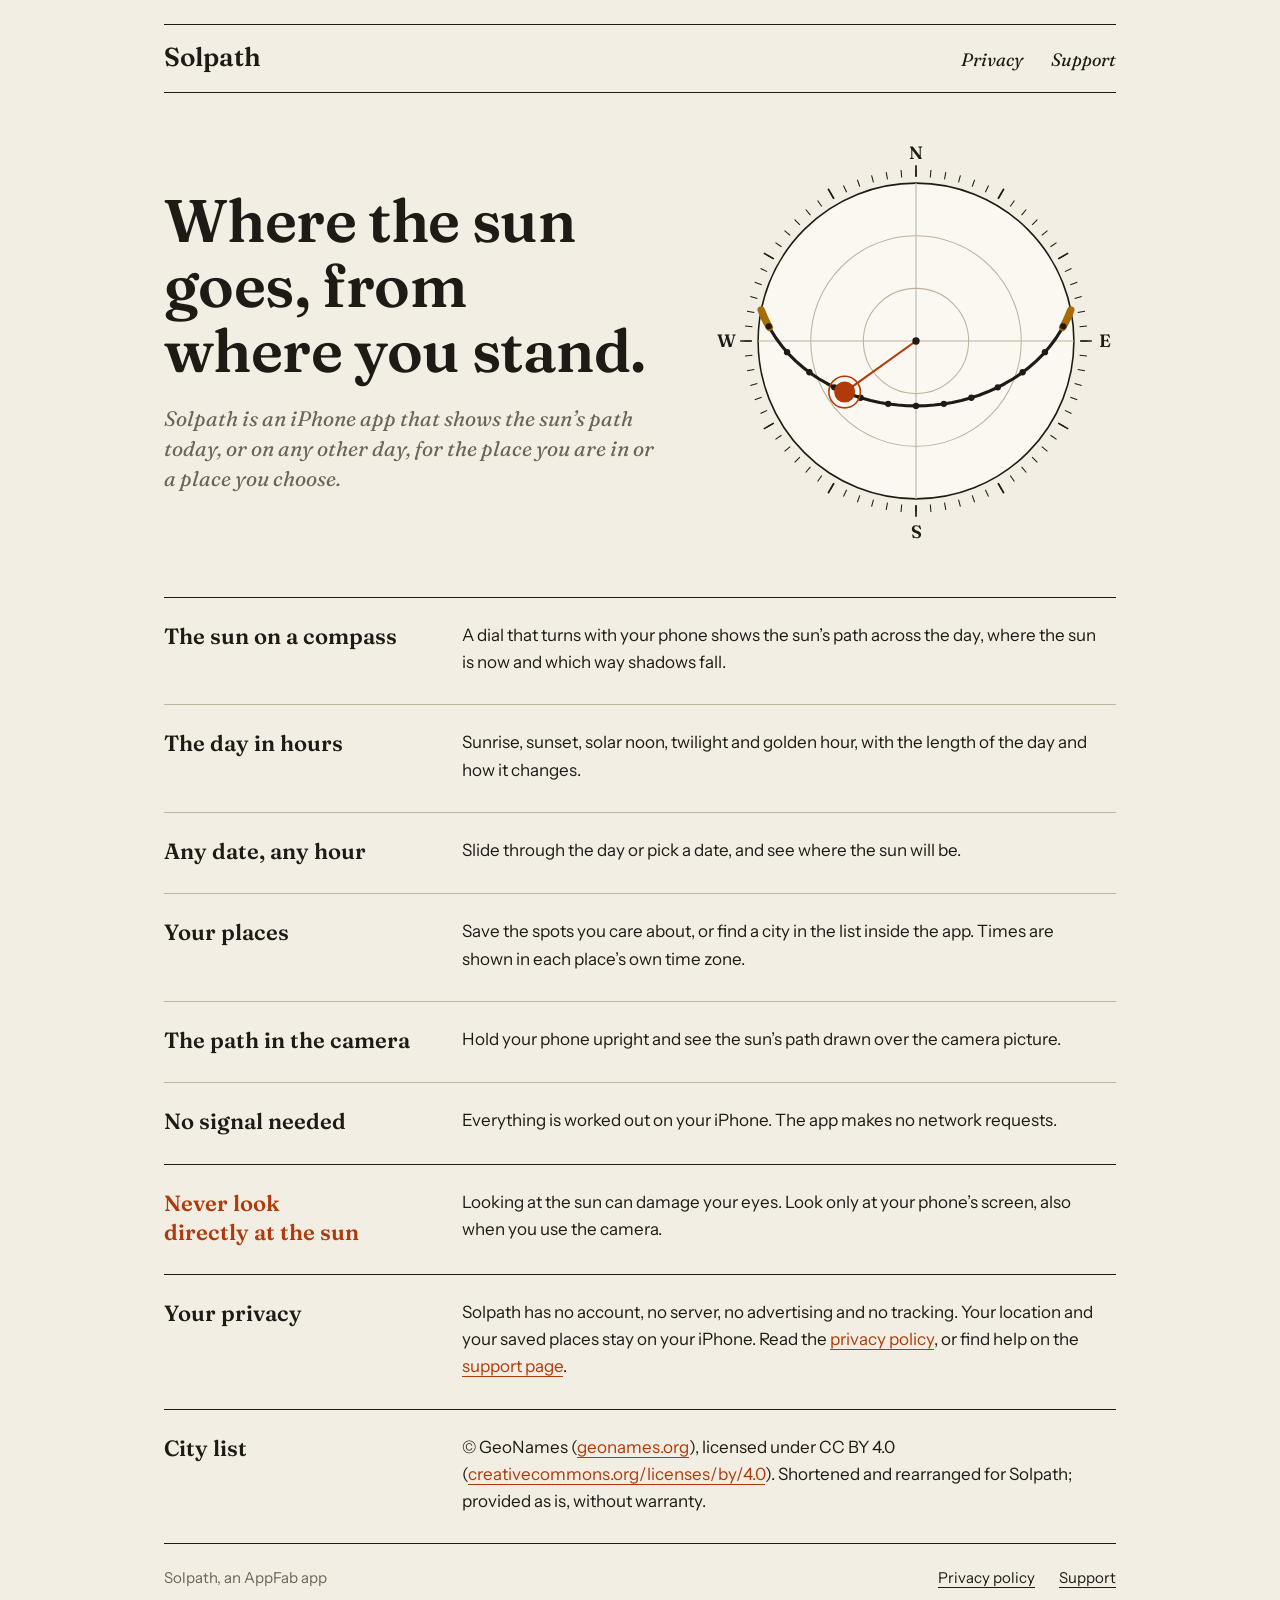
<file: index.html>
<!doctype html>
<html lang="en">
<head>
  <meta charset="utf-8">
  <meta name="viewport" content="width=device-width, initial-scale=1">
  <meta name="description" content="Solpath is an iPhone app that shows the sun’s path on a compass and over the camera picture, with sunrise, sunset and golden hour for your place.">
  <title>Solpath: the sun’s path from where you stand</title>
  <link rel="icon" href="mark.svg" type="image/svg+xml">
  <link rel="stylesheet" href="style.css">
</head>
<body>
<div class="sheet">
  <header class="masthead">
    <a class="title" href="index.html" aria-current="page">Solpath</a>
    <nav aria-label="Pages">
      <ul>
        <li><a href="privacy.html">Privacy</a></li>
        <li><a href="support.html">Support</a></li>
      </ul>
    </nav>
  </header>
  <main>
    <div class="opening">
      <div>
        <h1>Where the sun goes, from where you stand.</h1>
        <p class="lead">Solpath is an iPhone app that shows the sun’s path today, or on any other day, for the place you are in or a place you choose.</p>
      </div>
      <svg class="dial" viewBox="-190 -190 380 380" role="img" aria-label="A compass dial with the sun’s path across the day and the sun in the afternoon">
        <path d="M0.0 -156.0L0.0 -163.0M13.6 -155.4L14.2 -162.4M27.1 -153.6L28.3 -160.5M40.4 -150.7L42.2 -157.4M53.4 -146.6L55.7 -153.2M65.9 -141.4L68.9 -147.7M78.0 -135.1L81.5 -141.2M89.5 -127.8L93.5 -133.5M100.3 -119.5L104.8 -124.9M110.3 -110.3L115.3 -115.3M119.5 -100.3L124.9 -104.8M127.8 -89.5L133.5 -93.5M135.1 -78.0L141.2 -81.5M141.4 -65.9L147.7 -68.9M146.6 -53.4L153.2 -55.7M150.7 -40.4L157.4 -42.2M153.6 -27.1L160.5 -28.3M155.4 -13.6L162.4 -14.2M156.0 -0.0L163.0 -0.0M155.4 13.6L162.4 14.2M153.6 27.1L160.5 28.3M150.7 40.4L157.4 42.2M146.6 53.4L153.2 55.7M141.4 65.9L147.7 68.9M135.1 78.0L141.2 81.5M127.8 89.5L133.5 93.5M119.5 100.3L124.9 104.8M110.3 110.3L115.3 115.3M100.3 119.5L104.8 124.9M89.5 127.8L93.5 133.5M78.0 135.1L81.5 141.2M65.9 141.4L68.9 147.7M53.4 146.6L55.7 153.2M40.4 150.7L42.2 157.4M27.1 153.6L28.3 160.5M13.6 155.4L14.2 162.4M0.0 156.0L0.0 163.0M-13.6 155.4L-14.2 162.4M-27.1 153.6L-28.3 160.5M-40.4 150.7L-42.2 157.4M-53.4 146.6L-55.7 153.2M-65.9 141.4L-68.9 147.7M-78.0 135.1L-81.5 141.2M-89.5 127.8L-93.5 133.5M-100.3 119.5L-104.8 124.9M-110.3 110.3L-115.3 115.3M-119.5 100.3L-124.9 104.8M-127.8 89.5L-133.5 93.5M-135.1 78.0L-141.2 81.5M-141.4 65.9L-147.7 68.9M-146.6 53.4L-153.2 55.7M-150.7 40.4L-157.4 42.2M-153.6 27.1L-160.5 28.3M-155.4 13.6L-162.4 14.2M-156.0 0.0L-163.0 0.0M-155.4 -13.6L-162.4 -14.2M-153.6 -27.1L-160.5 -28.3M-150.7 -40.4L-157.4 -42.2M-146.6 -53.4L-153.2 -55.7M-141.4 -65.9L-147.7 -68.9M-135.1 -78.0L-141.2 -81.5M-127.8 -89.5L-133.5 -93.5M-119.5 -100.3L-124.9 -104.8M-110.3 -110.3L-115.3 -115.3M-100.3 -119.5L-104.8 -124.9M-89.5 -127.8L-93.5 -133.5M-78.0 -135.1L-81.5 -141.2M-65.9 -141.4L-68.9 -147.7M-53.4 -146.6L-55.7 -153.2M-40.4 -150.7L-42.2 -157.4M-27.1 -153.6L-28.3 -160.5M-13.6 -155.4L-14.2 -162.4" stroke="#1E1B16" stroke-width="1" fill="none"/>
        <path d="M0.0 -156.0L0.0 -167.0M78.0 -135.1L83.5 -144.6M135.1 -78.0L144.6 -83.5M156.0 -0.0L167.0 -0.0M135.1 78.0L144.6 83.5M78.0 135.1L83.5 144.6M0.0 156.0L0.0 167.0M-78.0 135.1L-83.5 144.6M-135.1 78.0L-144.6 83.5M-156.0 0.0L-167.0 0.0M-135.1 -78.0L-144.6 -83.5M-78.0 -135.1L-83.5 -144.6" stroke="#1E1B16" stroke-width="1.6" fill="none"/>
        <circle r="150" fill="#FBF8F1" stroke="#1E1B16" stroke-width="1.5"/>
        <g fill="none" stroke="#BDB39E"><circle r="100"/><circle r="50"/><path d="M-150 0H150M0 -150V150"/></g>
        <path d="M147.1 -29.5L142.9 -19.8L138.1 -10.8L132.8 -2.4L126.9 5.5L120.6 12.7L113.9 19.3L106.9 25.4L99.6 31.0L92.0 36.1L84.2 40.6L76.3 44.7L68.2 48.3L59.9 51.5L51.6 54.2L43.1 56.5L34.6 58.4L26.0 59.8L17.3 60.8L8.7 61.5L0.0 61.7L-8.7 61.5L-17.3 60.8L-26.0 59.8L-34.6 58.4L-43.1 56.5L-51.6 54.2L-59.9 51.5L-68.2 48.3L-76.3 44.7L-84.2 40.6L-92.0 36.1L-99.6 31.0L-106.9 25.4L-113.9 19.3L-120.6 12.7L-126.9 5.5L-132.8 -2.4L-138.1 -10.8L-142.9 -19.8L-147.1 -29.5" fill="none" stroke="#1E1B16" stroke-width="3" stroke-linecap="round" stroke-linejoin="round"/>
        <path d="M147.1 -29.5L145.9 -26.6L144.7 -23.8L143.5 -21.0L142.2 -18.3L140.8 -15.6L139.4 -13.0M-139.4 -13.0L-140.8 -15.6L-142.2 -18.3L-143.5 -21.0L-144.7 -23.8L-145.9 -26.6L-147.1 -29.5" fill="none" stroke="#A86C05" stroke-width="7" stroke-linecap="round"/>
        <g fill="#1E1B16"><circle cx="139.9" cy="-13.9" r="3"/><circle cx="122.5" cy="10.6" r="3"/><circle cx="101.3" cy="29.7" r="3"/><circle cx="77.7" cy="44.0" r="3"/><circle cx="52.6" cy="53.9" r="3"/><circle cx="26.5" cy="59.7" r="3"/><circle cx="0.0" cy="61.7" r="3"/><circle cx="-26.5" cy="59.7" r="3"/><circle cx="-52.6" cy="53.9" r="3"/><circle cx="-77.7" cy="44.0" r="3"/><circle cx="-101.3" cy="29.7" r="3"/><circle cx="-122.5" cy="10.6" r="3"/><circle cx="-139.9" cy="-13.9" r="3"/></g>
        <path d="M0 0L-67.8 48.5" stroke="#B03A0A" stroke-width="2"/>
        <circle r="3.5" fill="#1E1B16"/>
        <circle cx="-67.8" cy="48.5" r="10" fill="#B03A0A"/>
        <circle cx="-67.8" cy="48.5" r="15" fill="none" stroke="#B03A0A" stroke-width="1.5"/>
        <g text-anchor="middle"><text y="-173">N</text><text x="180" y="6">E</text><text y="187">S</text><text x="-180" y="6">W</text></g>
      </svg>
    </div>
    <div class="entries">
      <section>
        <h2>The sun on a compass</h2>
        <p class="text">A dial that turns with your phone shows the sun’s path across the day, where the sun is now and which way shadows fall.</p>
      </section>
      <section class="row">
        <h2>The day in hours</h2>
        <p class="text">Sunrise, sunset, solar noon, twilight and golden hour, with the length of the day and how it changes.</p>
      </section>
      <section class="row">
        <h2>Any date, any hour</h2>
        <p class="text">Slide through the day or pick a date, and see where the sun will be.</p>
      </section>
      <section class="row">
        <h2>Your places</h2>
        <p class="text">Save the spots you care about, or find a city in the list inside the app. Times are shown in each place’s own time zone.</p>
      </section>
      <section class="row">
        <h2>The path in the camera</h2>
        <p class="text">Hold your phone upright and see the sun’s path drawn over the camera picture.</p>
      </section>
      <section class="row">
        <h2>No signal needed</h2>
        <p class="text">Everything is worked out on your iPhone. The app makes no network requests.</p>
      </section>
      <section class="warning">
        <h2>Never look directly at the sun</h2>
        <p class="text">Looking at the sun can damage your eyes. Look only at your phone’s screen, also when you use the camera.</p>
      </section>
      <section>
        <h2>Your privacy</h2>
        <p class="text">Solpath has no account, no server, no advertising and no tracking. Your location and your saved places stay on your iPhone. Read the <a href="privacy.html">privacy policy</a>, or find help on the <a href="support.html">support page</a>.</p>
      </section>
      <section>
        <h2>City list</h2>
        <p class="text">© GeoNames (<a href="https://www.geonames.org/">geonames.org</a>), licensed under CC BY 4.0 (<a href="https://creativecommons.org/licenses/by/4.0/">creativecommons.org/licenses/by/4.0</a>). Shortened and rearranged for Solpath; provided as is, without warranty.</p>
      </section>
    </div>
  </main>
  <footer class="foot">
    <span>Solpath, an AppFab app</span>
    <div><a href="privacy.html">Privacy policy</a><a href="support.html">Support</a></div>
  </footer>
</div>
</body>
</html>
</file>
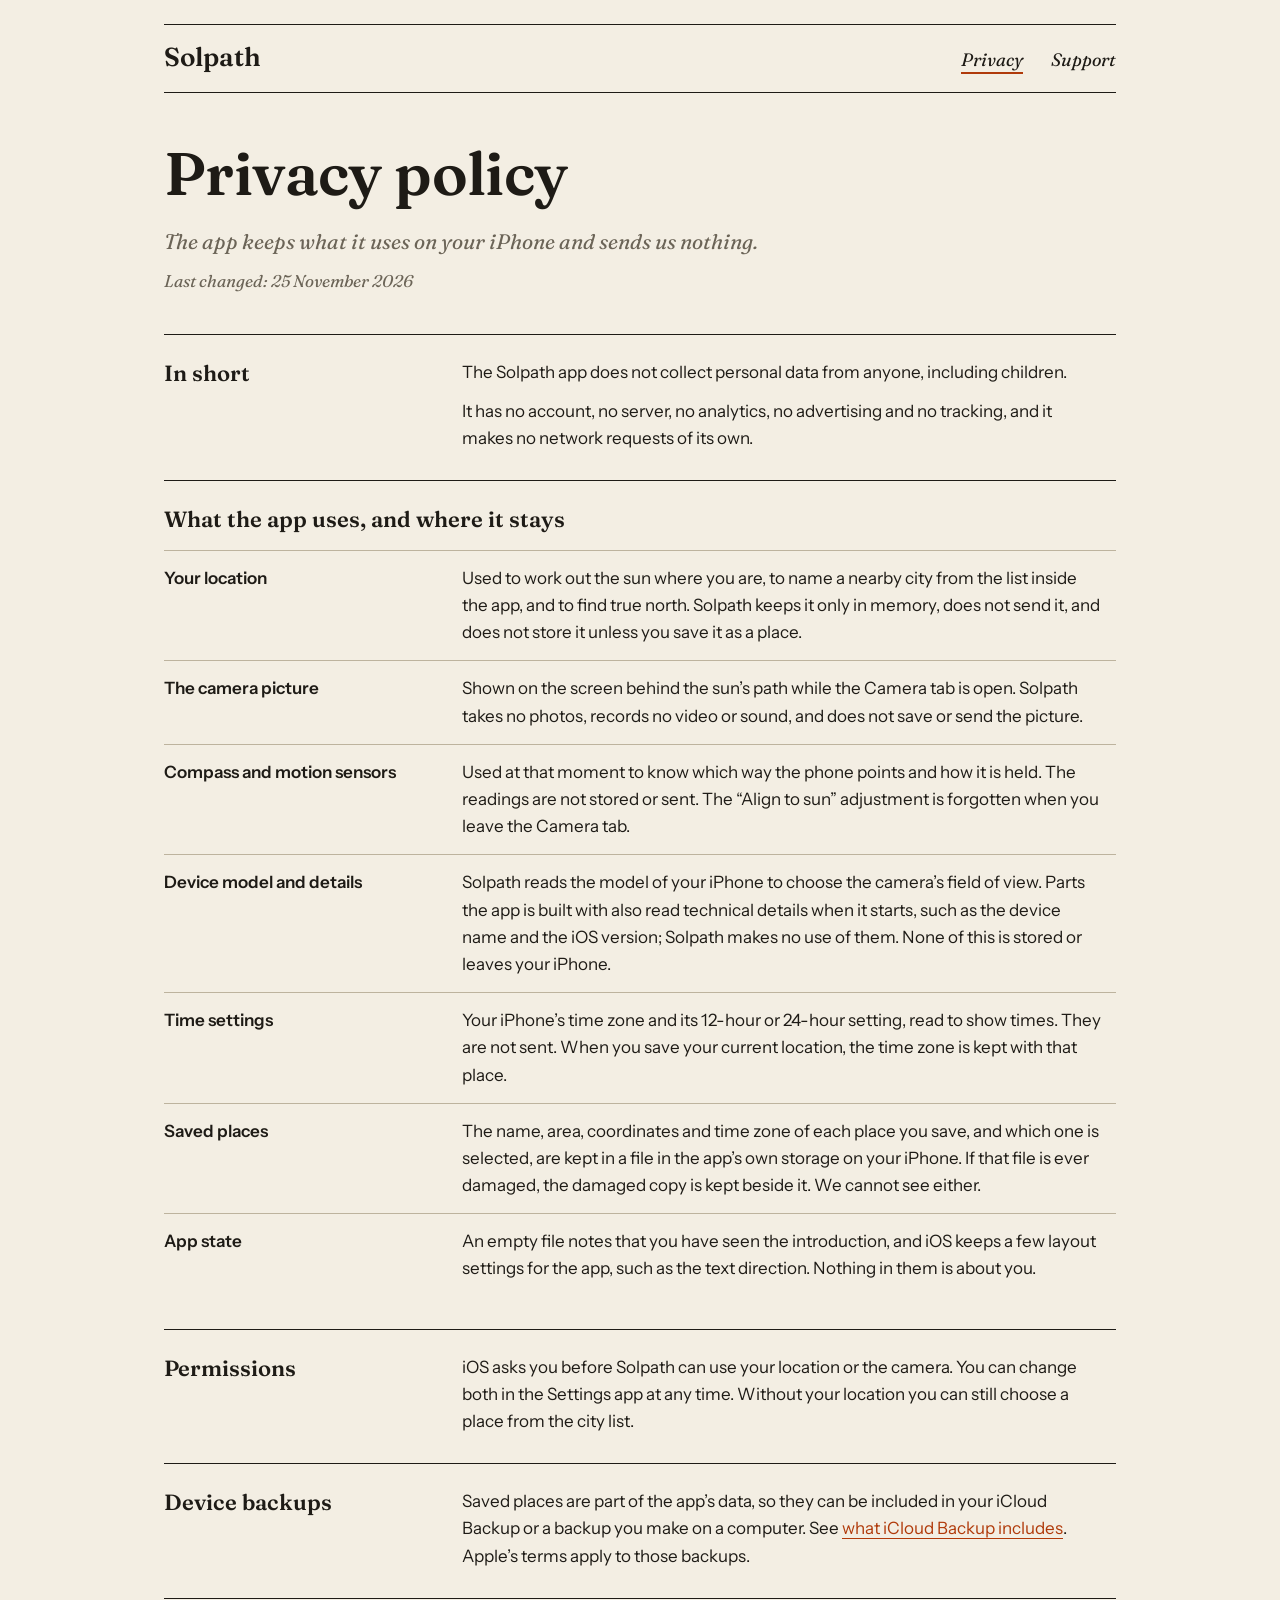
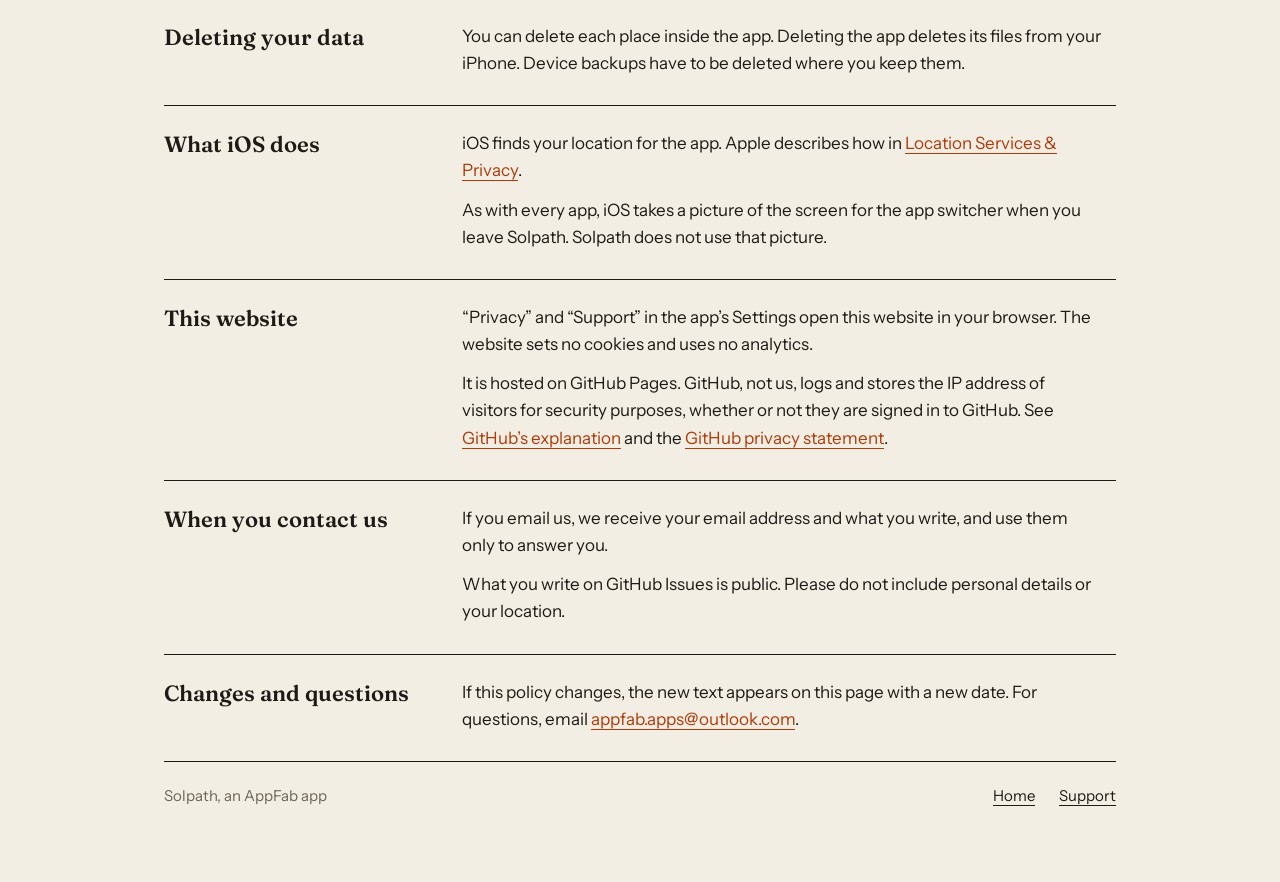
<file: privacy.html>
<!doctype html>
<html lang="en">
<head>
  <meta charset="utf-8">
  <meta name="viewport" content="width=device-width, initial-scale=1">
  <meta name="description" content="Privacy policy of the Solpath iPhone app: no personal data is collected, and the app sends nothing.">
  <title>Solpath privacy policy</title>
  <link rel="icon" href="mark.svg" type="image/svg+xml">
  <link rel="stylesheet" href="style.css">
</head>
<body>
<div class="sheet">
  <header class="masthead">
    <a class="title" href="index.html">Solpath</a>
    <nav aria-label="Pages">
      <ul>
        <li><a href="privacy.html" aria-current="page">Privacy</a></li>
        <li><a href="support.html">Support</a></li>
      </ul>
    </nav>
  </header>
  <main>
    <div class="head">
      <h1>Privacy policy</h1>
      <p class="lead">The app keeps what it uses on your iPhone and sends us nothing.</p>
      <p class="changed">Last changed: 25 November 2026</p>
    </div>
    <div class="entries">
      <section>
        <h2>In short</h2>
        <div class="text">
          <p>The Solpath app does not collect personal data from anyone, including children.</p>
          <p>It has no account, no server, no analytics, no advertising and no tracking, and it makes no network requests of its own.</p>
        </div>
      </section>
    </div>
    <section class="ledger">
      <h2>What the app uses, and where it stays</h2>
      <dl>
        <div>
          <dt>Your location</dt>
          <dd>Used to work out the sun where you are, to name a nearby city from the list inside the app, and to find true north. Solpath keeps it only in memory, does not send it, and does not store it unless you save it as a place.</dd>
        </div>
        <div>
          <dt>The camera picture</dt>
          <dd>Shown on the screen behind the sun’s path while the Camera tab is open. Solpath takes no photos, records no video or sound, and does not save or send the picture.</dd>
        </div>
        <div>
          <dt>Compass and motion sensors</dt>
          <dd>Used at that moment to know which way the phone points and how it is held. The readings are not stored or sent. The “Align to sun” adjustment is forgotten when you leave the Camera tab.</dd>
        </div>
        <div>
          <dt>Device model and details</dt>
          <dd>Solpath reads the model of your iPhone to choose the camera’s field of view. Parts the app is built with also read technical details when it starts, such as the device name and the iOS version; Solpath makes no use of them. None of this is stored or leaves your iPhone.</dd>
        </div>
        <div>
          <dt>Time settings</dt>
          <dd>Your iPhone’s time zone and its 12-hour or 24-hour setting, read to show times. They are not sent. When you save your current location, the time zone is kept with that place.</dd>
        </div>
        <div>
          <dt>Saved places</dt>
          <dd>The name, area, coordinates and time zone of each place you save, and which one is selected, are kept in a file in the app’s own storage on your iPhone. If that file is ever damaged, the damaged copy is kept beside it. We cannot see either.</dd>
        </div>
        <div>
          <dt>App state</dt>
          <dd>An empty file notes that you have seen the introduction, and iOS keeps a few layout settings for the app, such as the text direction. Nothing in them is about you.</dd>
        </div>
      </dl>
    </section>
    <div class="entries">
      <section>
        <h2>Permissions</h2>
        <p class="text">iOS asks you before Solpath can use your location or the camera. You can change both in the Settings app at any time. Without your location you can still choose a place from the city list.</p>
      </section>
      <section>
        <h2>Device backups</h2>
        <p class="text">Saved places are part of the app’s data, so they can be included in your iCloud Backup or a backup you make on a computer. See <a href="https://support.apple.com/en-us/108770">what iCloud Backup includes</a>. Apple’s terms apply to those backups.</p>
      </section>
      <section>
        <h2>Deleting your data</h2>
        <p class="text">You can delete each place inside the app. Deleting the app deletes its files from your iPhone. Device backups have to be deleted where you keep them.</p>
      </section>
      <section>
        <h2>What iOS does</h2>
        <div class="text">
          <p>iOS finds your location for the app. Apple describes how in <a href="https://www.apple.com/legal/privacy/data/en/location-services/">Location Services &amp; Privacy</a>.</p>
          <p>As with every app, iOS takes a picture of the screen for the app switcher when you leave Solpath. Solpath does not use that picture.</p>
        </div>
      </section>
      <section>
        <h2>This website</h2>
        <div class="text">
          <p>“Privacy” and “Support” in the app’s Settings open this website in your browser. The website sets no cookies and uses no analytics.</p>
          <p>It is hosted on GitHub Pages. GitHub, not us, logs and stores the IP address of visitors for security purposes, whether or not they are signed in to GitHub. See <a href="https://docs.github.com/en/pages/getting-started-with-github-pages/what-is-github-pages#data-collection">GitHub’s explanation</a> and the <a href="https://docs.github.com/en/site-policy/privacy-policies/github-general-privacy-statement">GitHub privacy statement</a>.</p>
        </div>
      </section>
      <section>
        <h2>When you contact us</h2>
        <div class="text">
          <p>If you email us, we receive your email address and what you write, and use them only to answer you.</p>
          <p>What you write on GitHub Issues is public. Please do not include personal details or your location.</p>
        </div>
      </section>
      <section>
        <h2>Changes and questions</h2>
        <p class="text">If this policy changes, the new text appears on this page with a new date. For questions, email <a href="mailto:appfab.apps@outlook.com">appfab.apps@outlook.com</a>.</p>
      </section>
    </div>
  </main>
  <footer class="foot">
    <span>Solpath, an AppFab app</span>
    <div><a href="index.html">Home</a><a href="support.html">Support</a></div>
  </footer>
</div>
</body>
</html>
</file>
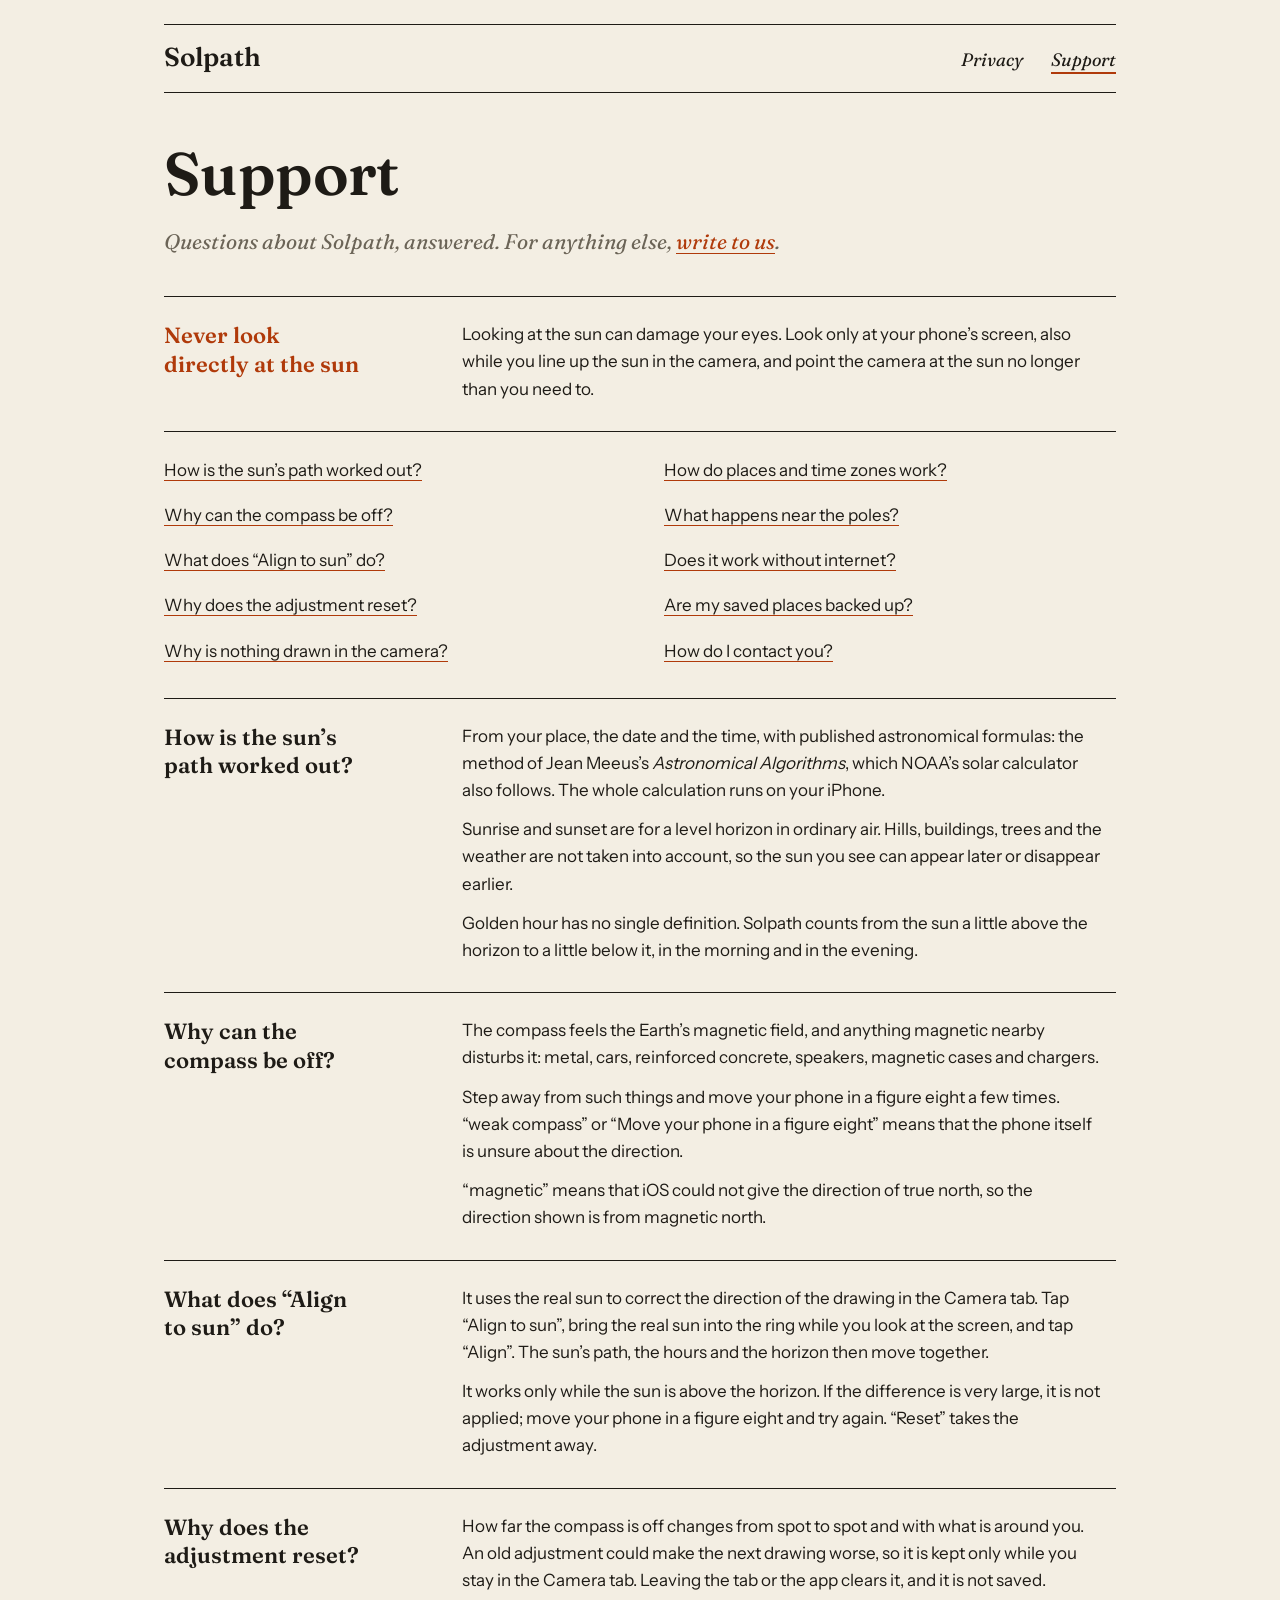
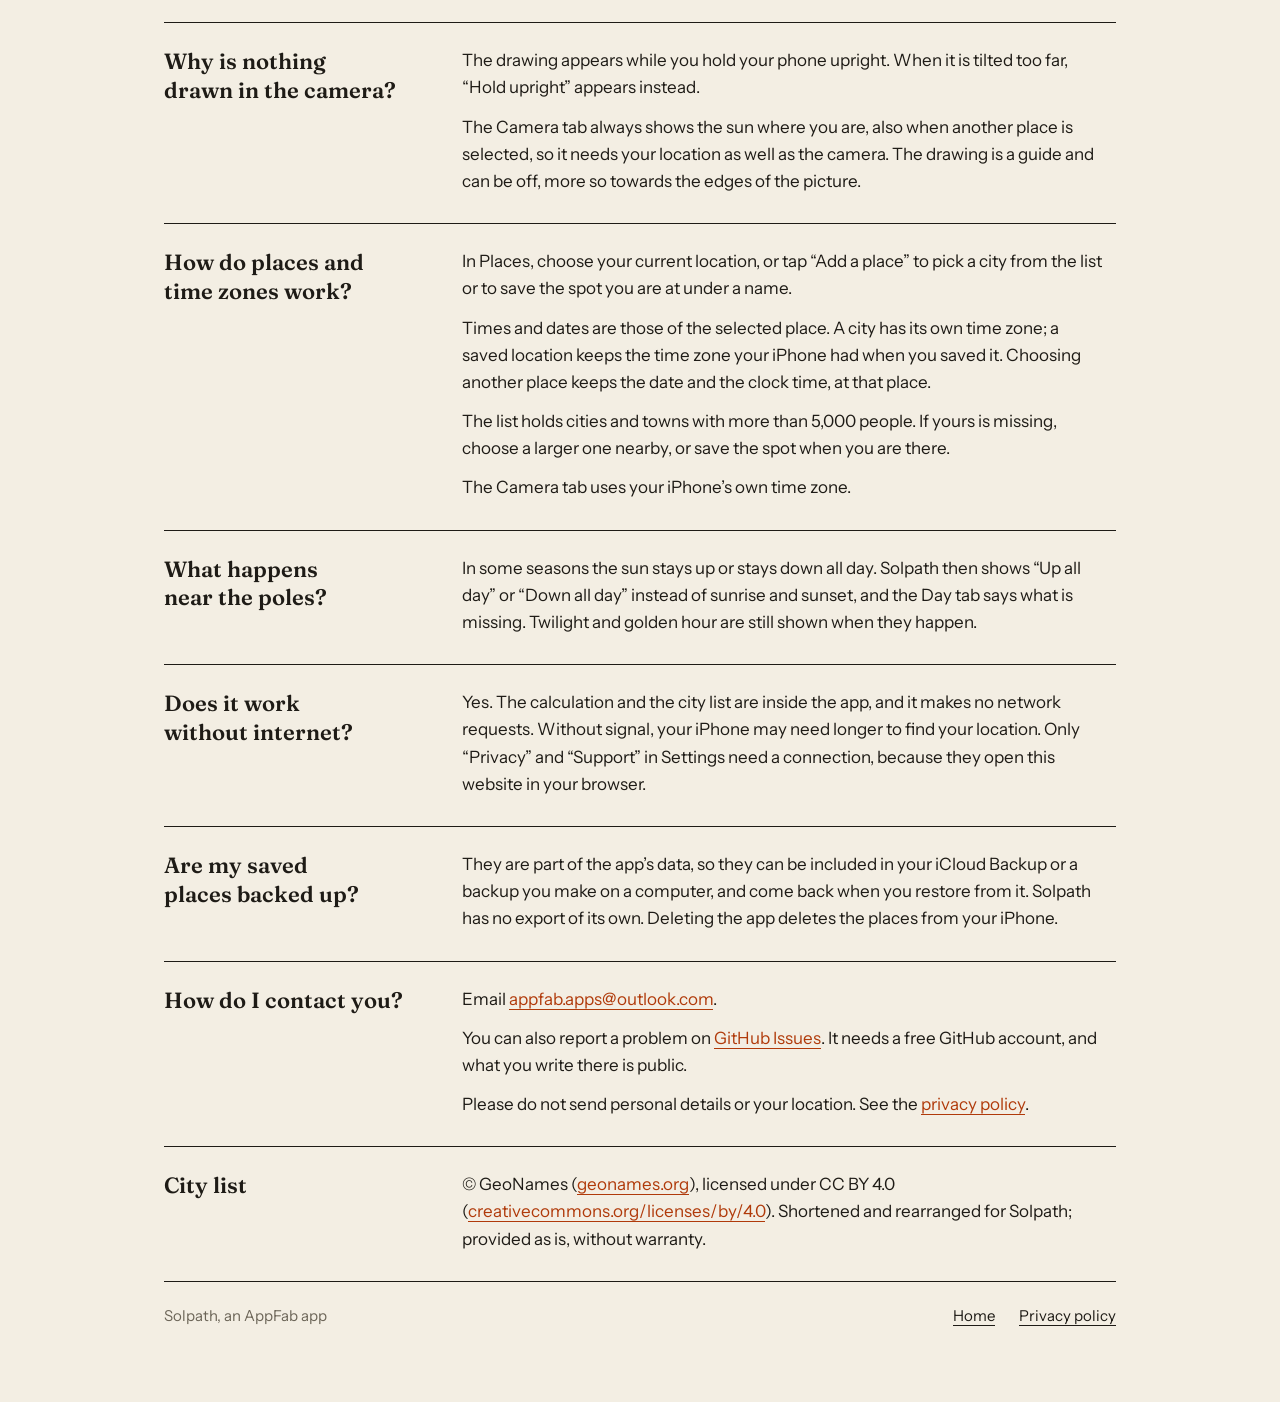
<file: support.html>
<!doctype html>
<html lang="en">
<head>
  <meta charset="utf-8">
  <meta name="viewport" content="width=device-width, initial-scale=1">
  <meta name="description" content="Help for the Solpath iPhone app: how the sun’s path is worked out, the compass, the camera, places and time zones.">
  <title>Solpath support</title>
  <link rel="icon" href="mark.svg" type="image/svg+xml">
  <link rel="stylesheet" href="style.css">
</head>
<body>
<div class="sheet">
  <header class="masthead">
    <a class="title" href="index.html">Solpath</a>
    <nav aria-label="Pages">
      <ul>
        <li><a href="privacy.html">Privacy</a></li>
        <li><a href="support.html" aria-current="page">Support</a></li>
      </ul>
    </nav>
  </header>
  <main>
    <div class="head">
      <h1>Support</h1>
      <p class="lead">Questions about Solpath, answered. For anything else, <a href="#contact">write to us</a>.</p>
    </div>
    <div class="entries">
      <section class="warning" id="eyes">
        <h2>Never look directly at the sun</h2>
        <p class="text">Looking at the sun can damage your eyes. Look only at your phone’s screen, also while you line up the sun in the camera, and point the camera at the sun no longer than you need to.</p>
      </section>
    </div>
    <ul class="contents">
      <li><a href="#path">How is the sun’s path worked out?</a></li>
      <li><a href="#compass">Why can the compass be off?</a></li>
      <li><a href="#align">What does “Align to sun” do?</a></li>
      <li><a href="#reset">Why does the adjustment reset?</a></li>
      <li><a href="#camera">Why is nothing drawn in the camera?</a></li>
      <li><a href="#places">How do places and time zones work?</a></li>
      <li><a href="#polar">What happens near the poles?</a></li>
      <li><a href="#offline">Does it work without internet?</a></li>
      <li><a href="#backup">Are my saved places backed up?</a></li>
      <li><a href="#contact">How do I contact you?</a></li>
    </ul>
    <div class="entries">
      <section id="path">
        <h2>How is the sun’s path worked out?</h2>
        <div class="text">
          <p>From your place, the date and the time, with published astronomical formulas: the method of Jean Meeus’s <em>Astronomical Algorithms</em>, which NOAA’s solar calculator also follows. The whole calculation runs on your iPhone.</p>
          <p>Sunrise and sunset are for a level horizon in ordinary air. Hills, buildings, trees and the weather are not taken into account, so the sun you see can appear later or disappear earlier.</p>
          <p>Golden hour has no single definition. Solpath counts from the sun a little above the horizon to a little below it, in the morning and in the evening.</p>
        </div>
      </section>
      <section id="compass">
        <h2>Why can the compass be off?</h2>
        <div class="text">
          <p>The compass feels the Earth’s magnetic field, and anything magnetic nearby disturbs it: metal, cars, reinforced concrete, speakers, magnetic cases and chargers.</p>
          <p>Step away from such things and move your phone in a figure eight a few times. “weak compass” or “Move your phone in a figure eight” means that the phone itself is unsure about the direction.</p>
          <p>“magnetic” means that iOS could not give the direction of true north, so the direction shown is from magnetic north.</p>
        </div>
      </section>
      <section id="align">
        <h2>What does “Align to sun” do?</h2>
        <div class="text">
          <p>It uses the real sun to correct the direction of the drawing in the Camera tab. Tap “Align to sun”, bring the real sun into the ring while you look at the screen, and tap “Align”. The sun’s path, the hours and the horizon then move together.</p>
          <p>It works only while the sun is above the horizon. If the difference is very large, it is not applied; move your phone in a figure eight and try again. “Reset” takes the adjustment away.</p>
        </div>
      </section>
      <section id="reset">
        <h2>Why does the adjustment reset?</h2>
        <p class="text">How far the compass is off changes from spot to spot and with what is around you. An old adjustment could make the next drawing worse, so it is kept only while you stay in the Camera tab. Leaving the tab or the app clears it, and it is not saved.</p>
      </section>
      <section id="camera">
        <h2>Why is nothing drawn in the camera?</h2>
        <div class="text">
          <p>The drawing appears while you hold your phone upright. When it is tilted too far, “Hold upright” appears instead.</p>
          <p>The Camera tab always shows the sun where you are, also when another place is selected, so it needs your location as well as the camera. The drawing is a guide and can be off, more so towards the edges of the picture.</p>
        </div>
      </section>
      <section id="places">
        <h2>How do places and time zones work?</h2>
        <div class="text">
          <p>In Places, choose your current location, or tap “Add a place” to pick a city from the list or to save the spot you are at under a name.</p>
          <p>Times and dates are those of the selected place. A city has its own time zone; a saved location keeps the time zone your iPhone had when you saved it. Choosing another place keeps the date and the clock time, at that place.</p>
          <p>The list holds cities and towns with more than 5,000 people. If yours is missing, choose a larger one nearby, or save the spot when you are there.</p>
          <p>The Camera tab uses your iPhone’s own time zone.</p>
        </div>
      </section>
      <section id="polar">
        <h2>What happens near the poles?</h2>
        <p class="text">In some seasons the sun stays up or stays down all day. Solpath then shows “Up all day” or “Down all day” instead of sunrise and sunset, and the Day tab says what is missing. Twilight and golden hour are still shown when they happen.</p>
      </section>
      <section id="offline">
        <h2>Does it work without internet?</h2>
        <p class="text">Yes. The calculation and the city list are inside the app, and it makes no network requests. Without signal, your iPhone may need longer to find your location. Only “Privacy” and “Support” in Settings need a connection, because they open this website in your browser.</p>
      </section>
      <section id="backup">
        <h2>Are my saved places backed up?</h2>
        <p class="text">They are part of the app’s data, so they can be included in your iCloud Backup or a backup you make on a computer, and come back when you restore from it. Solpath has no export of its own. Deleting the app deletes the places from your iPhone.</p>
      </section>
      <section id="contact">
        <h2>How do I contact you?</h2>
        <div class="text">
          <p>Email <a href="mailto:appfab.apps@outlook.com">appfab.apps@outlook.com</a>.</p>
          <p>You can also report a problem on <a href="https://github.com/appfab-apps/solpath/issues">GitHub Issues</a>. It needs a free GitHub account, and what you write there is public.</p>
          <p>Please do not send personal details or your location. See the <a href="privacy.html">privacy policy</a>.</p>
        </div>
      </section>
      <section>
        <h2>City list</h2>
        <p class="text">© GeoNames (<a href="https://www.geonames.org/">geonames.org</a>), licensed under CC BY 4.0 (<a href="https://creativecommons.org/licenses/by/4.0/">creativecommons.org/licenses/by/4.0</a>). Shortened and rearranged for Solpath; provided as is, without warranty.</p>
      </section>
    </div>
  </main>
  <footer class="foot">
    <span>Solpath, an AppFab app</span>
    <div><a href="index.html">Home</a><a href="privacy.html">Privacy policy</a></div>
  </footer>
</div>
</body>
</html>
</file>
<file: style.css>
@font-face { font-family: "Fraunces"; font-style: italic; font-weight: 400; font-display: swap; src: url("fonts/Fraunces_400Regular_Italic.ttf"); }
@font-face { font-family: "Fraunces"; font-weight: 600; font-display: swap; src: url("fonts/Fraunces_600SemiBold.ttf"); }
@font-face { font-family: "Instrument Sans"; font-weight: 400; font-display: swap; src: url("fonts/InstrumentSans_400Regular.ttf"); }
@font-face { font-family: "Instrument Sans"; font-weight: 600; font-display: swap; src: url("fonts/InstrumentSans_600SemiBold.ttf"); }

:root {
  color-scheme: light;
  --background: #F3EEE3;
  --ink: #1E1B16;
  --muted: #6B6457;
  --accent: #B03A0A;
  --ornament: #BDB39E; /* decoration only: below 3:1 */
}

* { box-sizing: border-box; }
html { scroll-padding-top: 24px; -webkit-text-size-adjust: 100%; }
body {
  margin: 0;
  background: var(--background);
  color: var(--ink);
  font: 400 17px/1.6 "Instrument Sans", system-ui, sans-serif;
}
.sheet { max-width: 1000px; margin: 0 auto; padding: 0 24px 64px; }

a { color: var(--accent); text-decoration-thickness: 1px; text-underline-offset: 4px; overflow-wrap: anywhere; }
a:hover { text-decoration-thickness: 2px; }
a:focus-visible { outline: 2px solid var(--ink); outline-offset: 3px; border-radius: 6px; }

/* Masthead: the title between two lines, like the head of an almanac page. */
.masthead {
  margin-top: 24px;
  padding: 10px 0;
  border-top: 1.5px solid var(--ink);
  border-bottom: 1.5px solid var(--ink);
  display: flex;
  flex-wrap: wrap;
  align-items: baseline;
  justify-content: space-between;
  gap: 0 32px;
}
.masthead .title { font: 600 26px/44px "Fraunces", Georgia, serif; color: var(--ink); text-decoration: none; }
.masthead ul { display: flex; gap: 28px; margin: 0; padding: 0; list-style: none; }
.masthead li a { display: block; font: italic 400 18px/44px "Fraunces", Georgia, serif; color: var(--ink); text-decoration: none; }
.masthead li a:hover { text-decoration: underline; }
.masthead li a[aria-current="page"] { text-decoration: underline; text-decoration-color: var(--accent); text-decoration-thickness: 2px; text-underline-offset: 6px; }

h1 { margin: 0; font: 600 clamp(38px, 6vw, 60px)/1.08 "Fraunces", Georgia, serif; letter-spacing: -0.01em; text-wrap: balance; }
h2 { margin: 0; font: 600 22px/1.3 "Fraunces", Georgia, serif; text-wrap: balance; }
p, ul { margin: 0 0 12px; }
ul { padding-left: 20px; }
p:last-child, ul:last-child { margin-bottom: 0; }
.lead { margin-top: 20px; font: italic 400 21px/1.45 "Fraunces", Georgia, serif; color: var(--muted); text-wrap: pretty; }
.changed { margin-top: 12px; font: italic 400 17px/1.5 "Fraunces", Georgia, serif; color: var(--muted); }

/* Home: the words and the dial side by side. */
.opening { display: grid; grid-template-columns: minmax(0, 1fr) minmax(0, 400px); gap: 48px; align-items: center; padding: 48px 0 56px; }
.dial { display: block; width: 100%; max-width: 400px; height: auto; margin: 0 auto; }
.dial text { font: 600 17px "Fraunces", Georgia, serif; fill: var(--ink); }
.head { padding: 48px 0 40px; max-width: 720px; }

/* Entries: a name in the margin, the text beside it, a line above. No boxes. */
.entries > section { display: grid; grid-template-columns: 250px minmax(0, 1fr); gap: 8px 48px; padding: 24px 0 28px; border-top: 1.5px solid var(--ink); }
.entries > section.row { border-top: 1px solid var(--ornament); }
.text { max-width: 640px; }
.warning h2 { color: var(--accent); }

/* Support: the list of questions. */
.contents { columns: 2; column-gap: 48px; margin: 0; padding: 16px 0 24px; list-style: none; border-top: 1.5px solid var(--ink); }
.contents li { break-inside: avoid; }
.contents a { display: inline-block; padding: 9px 0; color: var(--ink); text-decoration-color: var(--accent); }

/* Privacy: what is used, and where it stays. */
.ledger { padding: 24px 0 32px; border-top: 1.5px solid var(--ink); }
.ledger > h2 { padding-bottom: 16px; }
dl { margin: 0; }
dl > div { display: grid; grid-template-columns: 250px minmax(0, 1fr); gap: 4px 48px; padding: 14px 0; border-top: 1px solid var(--ornament); }
dt { font: 600 17px/1.6 "Instrument Sans", system-ui, sans-serif; }
dd { margin: 0; max-width: 640px; }

.foot {
  padding-top: 12px;
  border-top: 1.5px solid var(--ink);
  display: flex;
  flex-wrap: wrap;
  justify-content: space-between;
  gap: 0 32px;
  font-size: 15px;
  line-height: 44px;
  color: var(--muted);
}
.foot a { display: inline-block; color: var(--ink); margin-right: 24px; }
.foot a:last-child { margin-right: 0; }

@media (max-width: 760px) {
  .sheet { padding: 0 20px 40px; }
  .opening { grid-template-columns: minmax(0, 1fr); gap: 32px; padding: 32px 0 40px; }
  .dial { max-width: 320px; }
  .head { padding: 32px 0 28px; }
  .entries > section, dl > div { grid-template-columns: minmax(0, 1fr); }
  .contents { columns: 1; }
}
</file>
